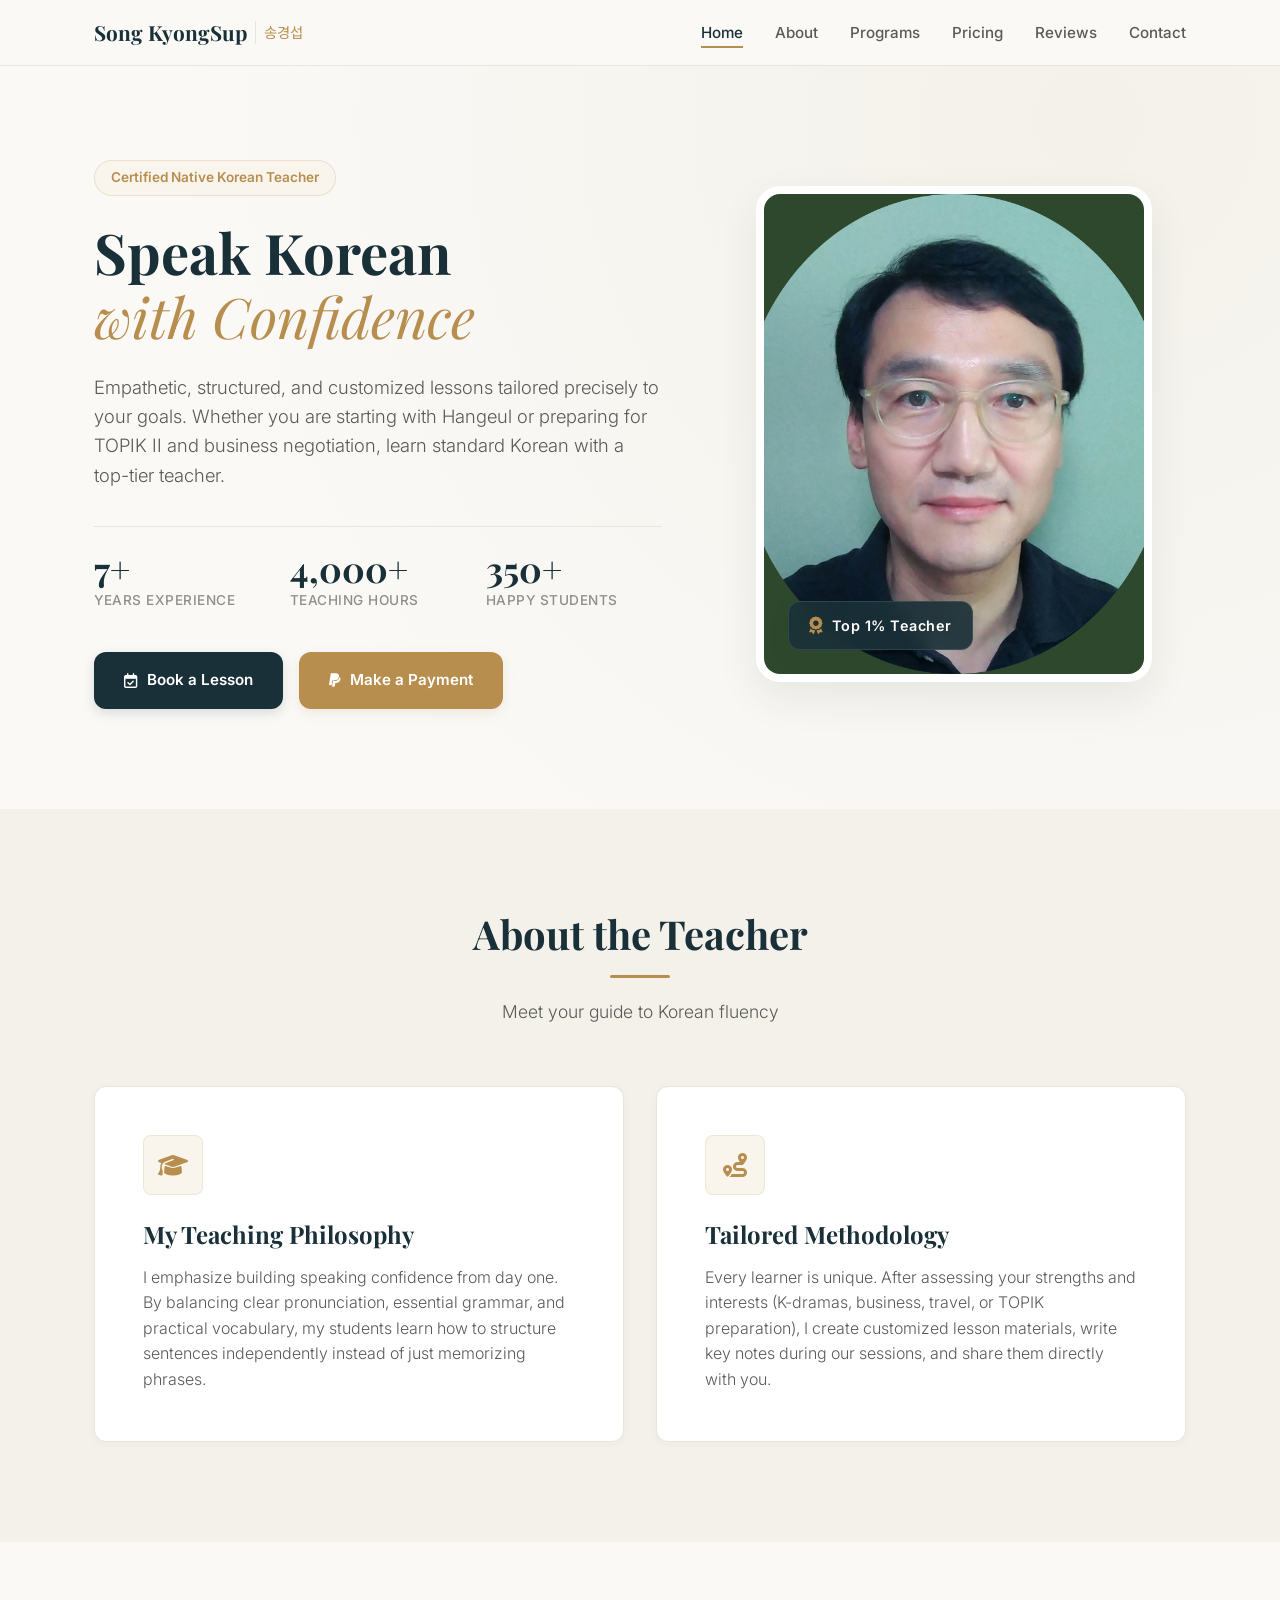
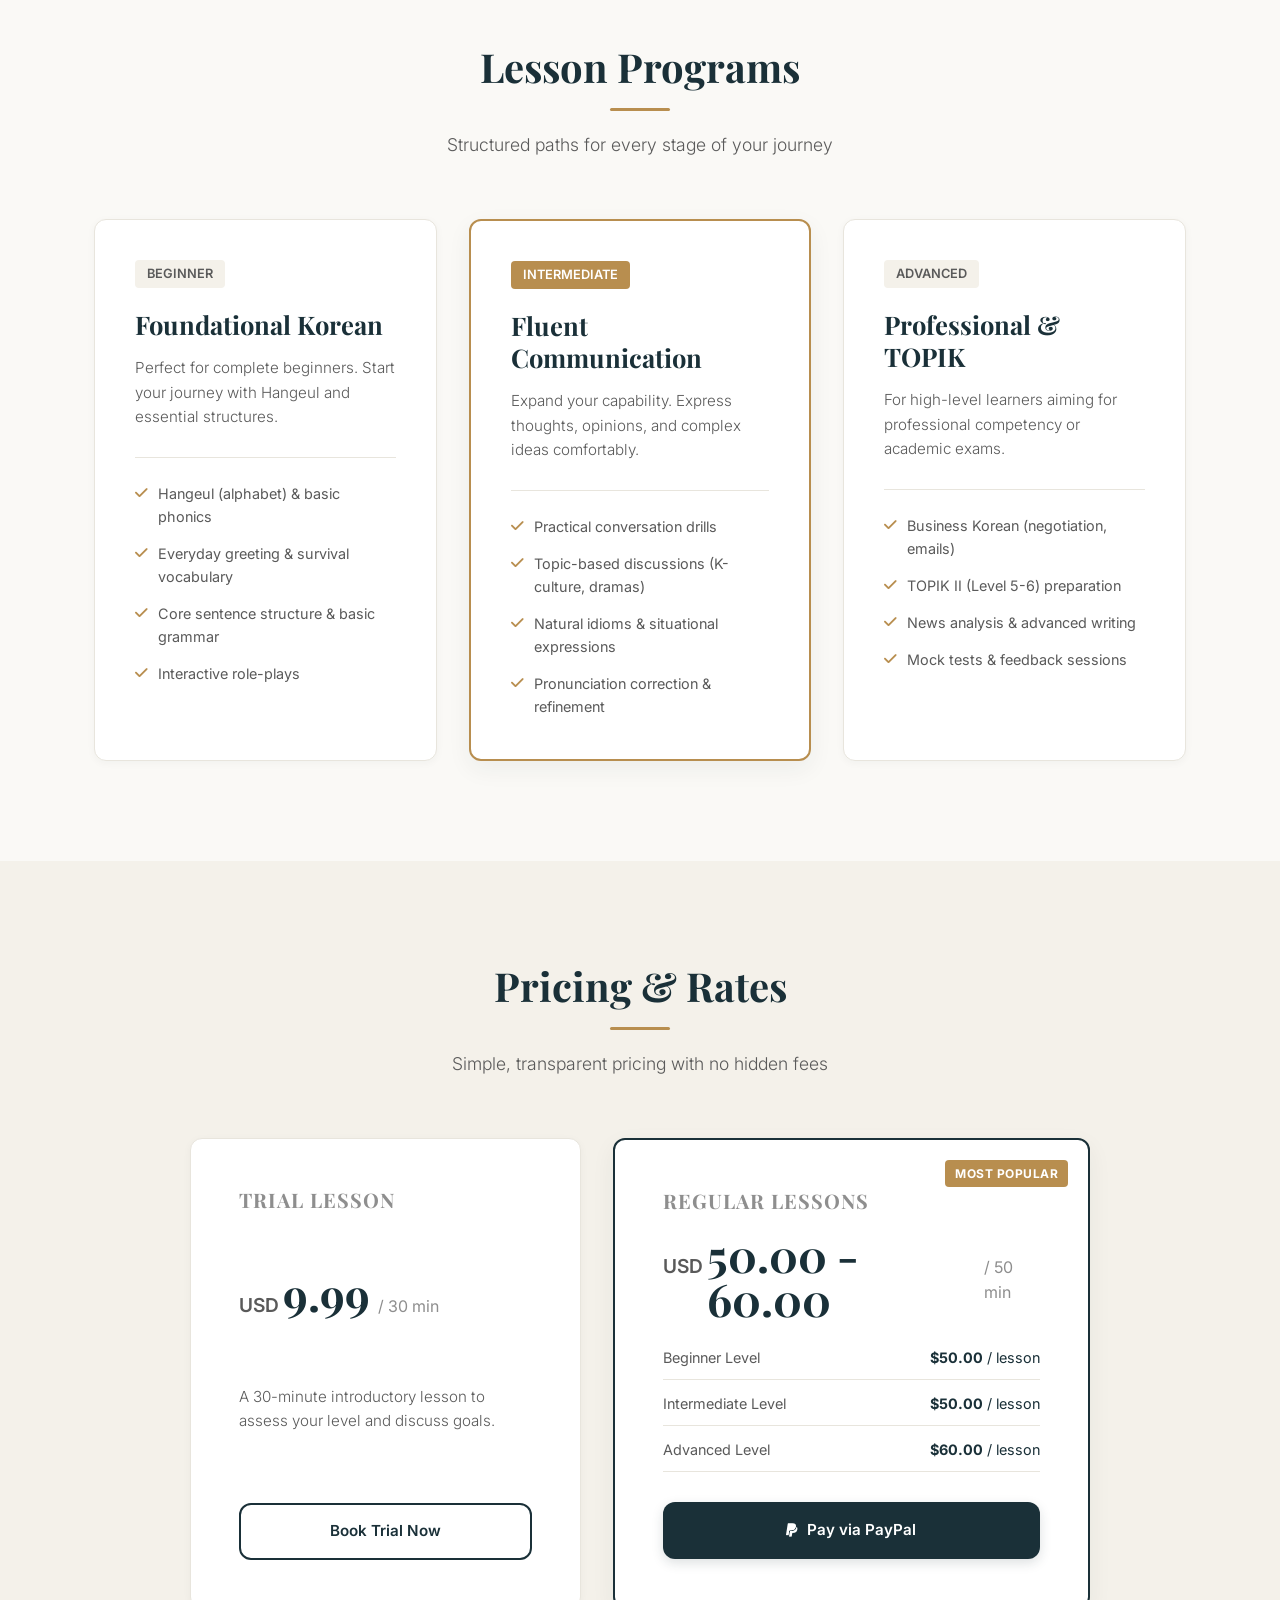
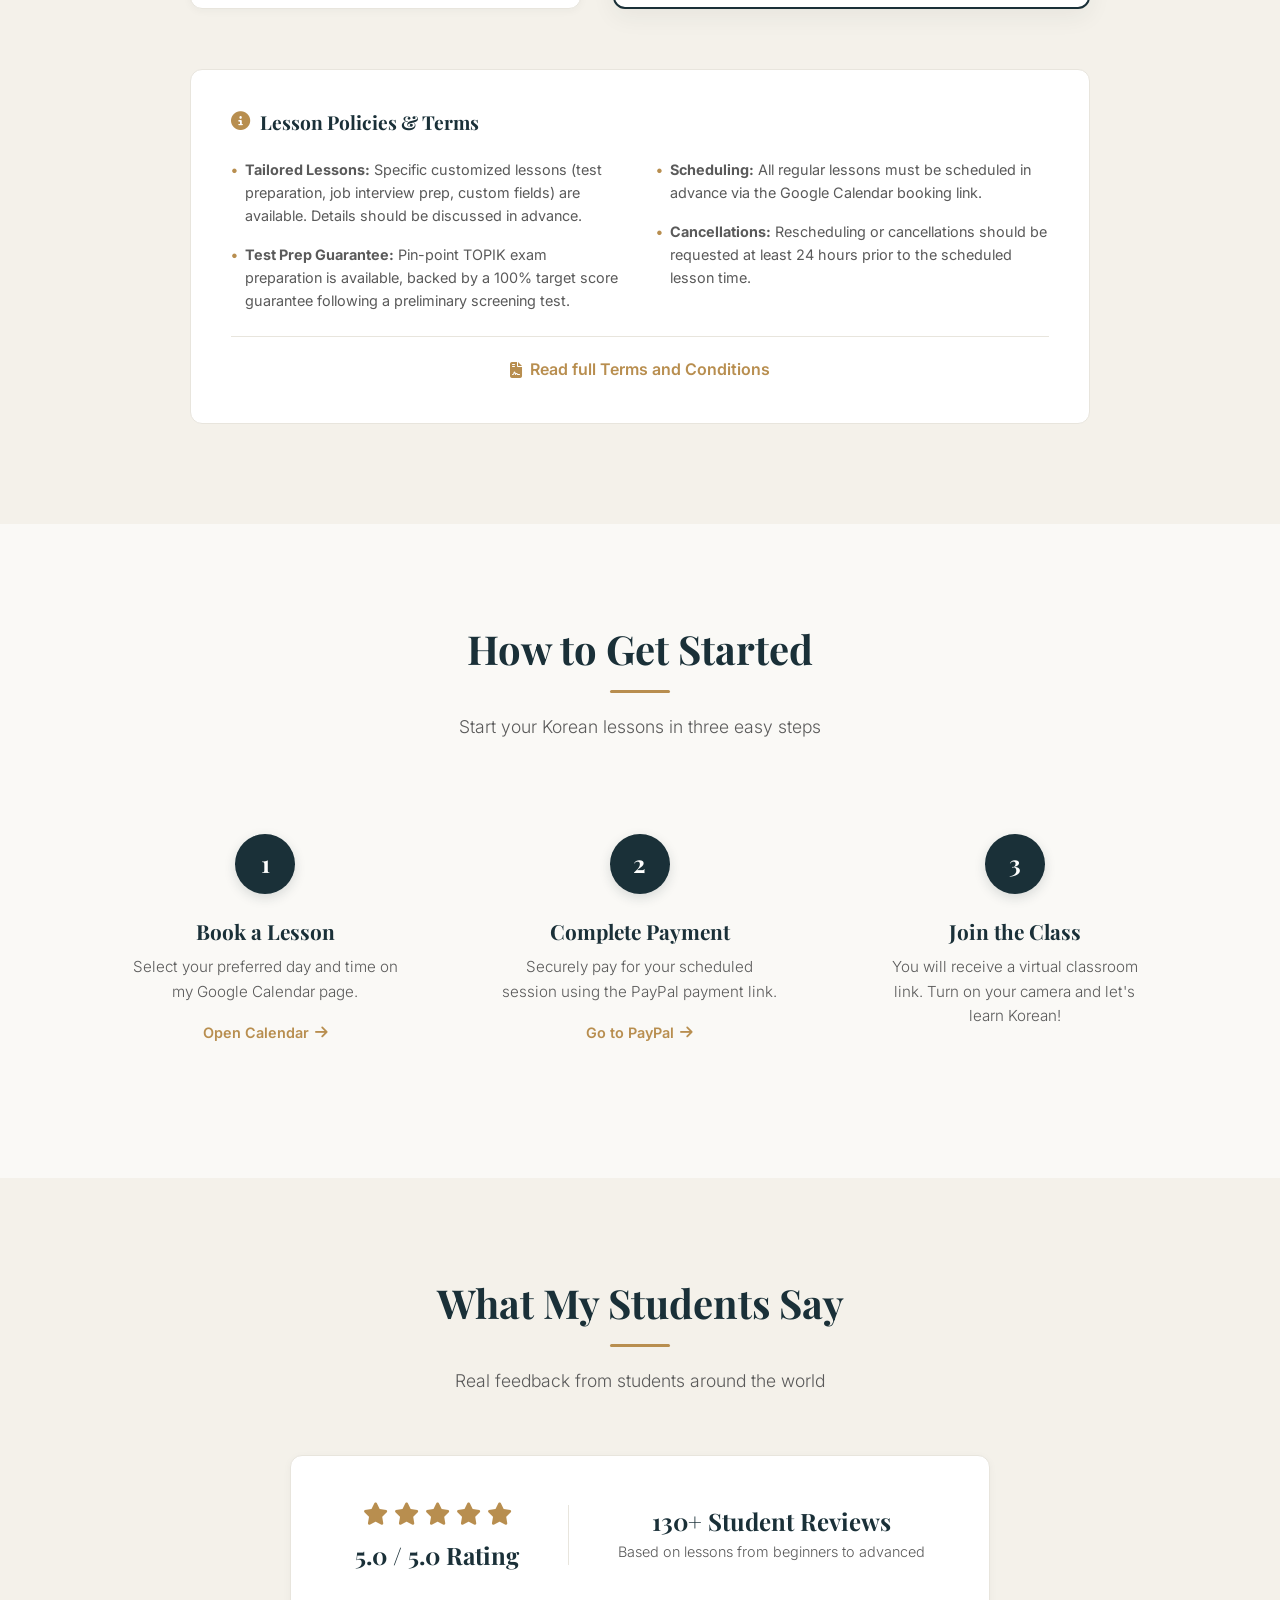
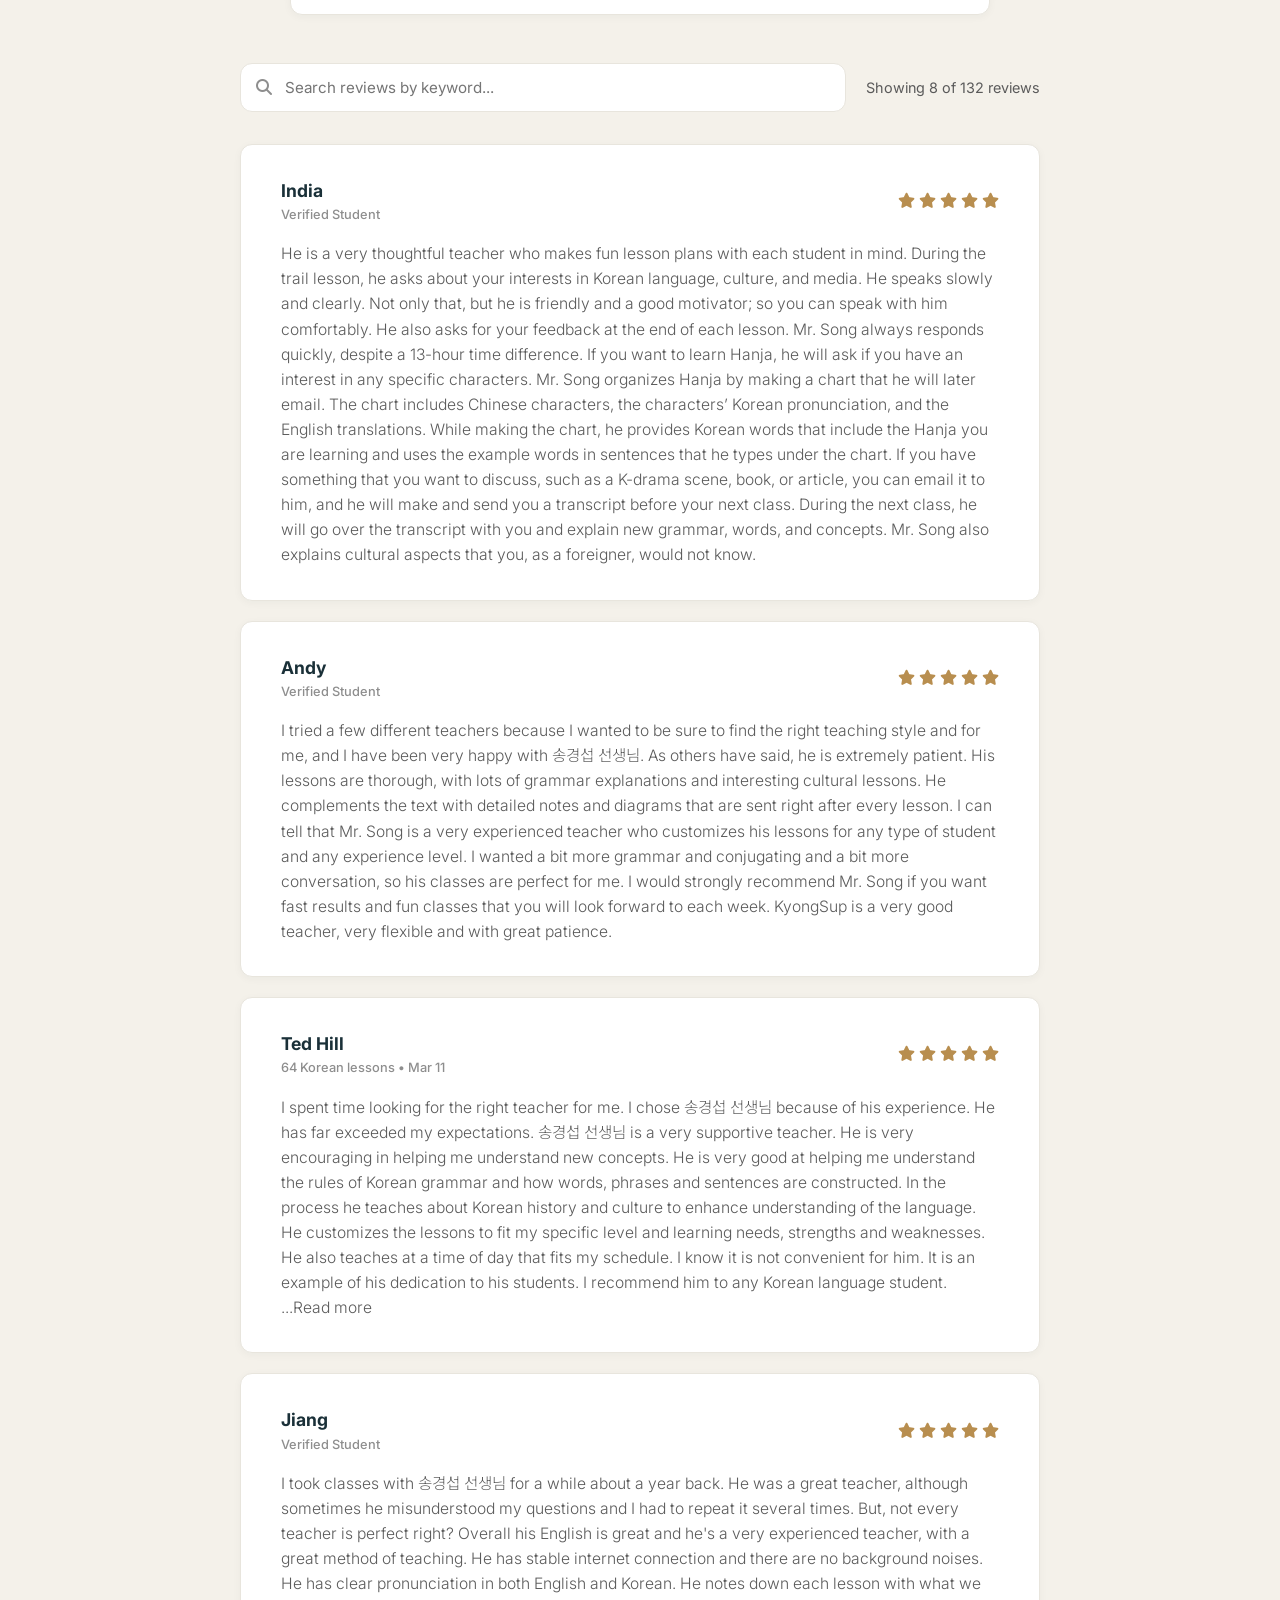
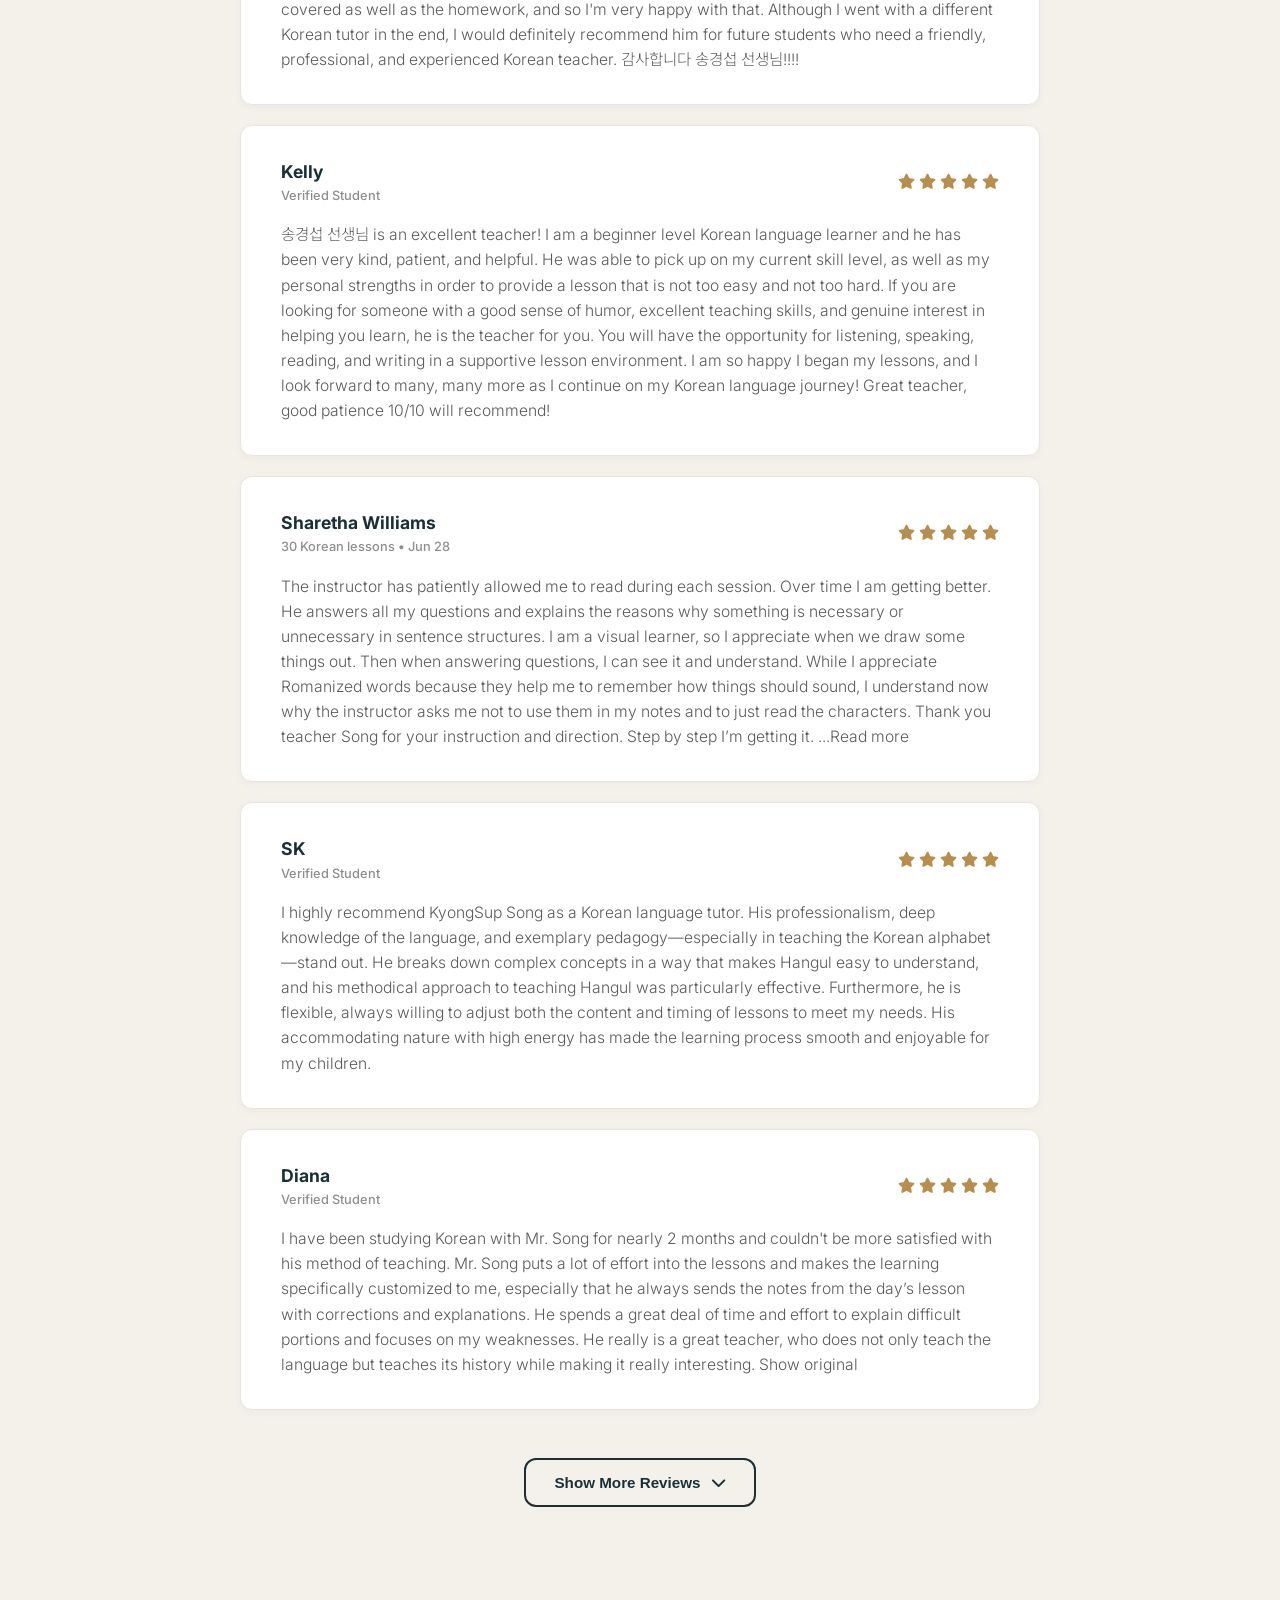
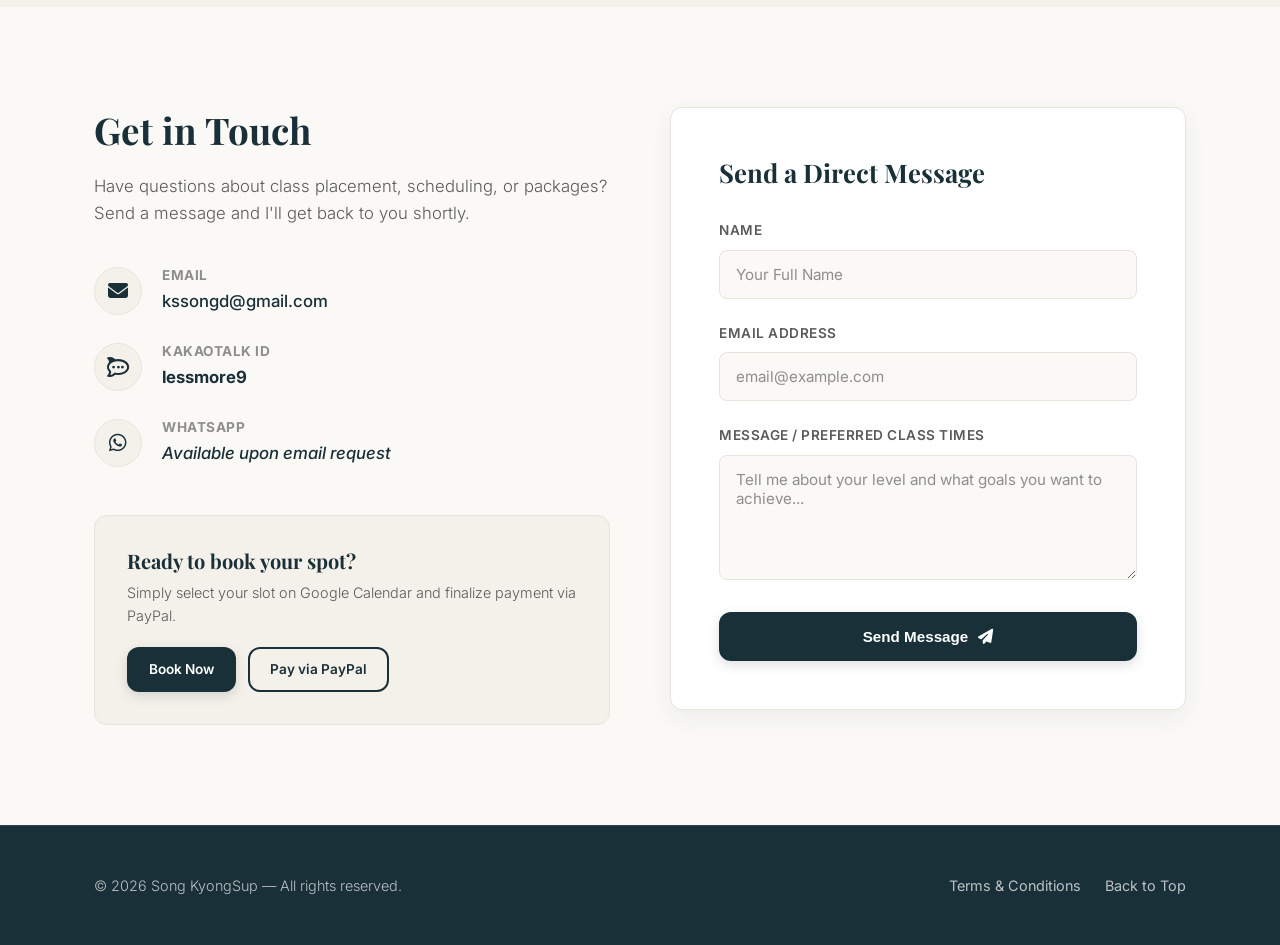
<file: index.html>
<!DOCTYPE html>
<html lang="en">
<head>
    <meta charset="utf-8"/>
    <meta content="width=device-width, initial-scale=1.0" name="viewport"/>
    <link rel="icon" href="/favicon.ico">
    <title>Song KyongSup — Professional Korean Teacher</title>
    <meta content="Certified Korean teacher with 7+ years of experience. Tailored lessons for conversation, grammar, TOPIK prep, and business Korean. 4,000+ teaching hours, 350+ students." name="description"/>
    
    <!-- Open Graph -->
    <meta content="Song KyongSup — Professional Korean Teacher" property="og:title"/>
    <meta content="Personalized Korean lessons for all levels. Book your custom lesson and start speaking confidently." property="og:description"/>
    <meta content="https://songkyongsup.com/" property="og:url"/>
    <meta content="website" property="og:type"/>

    <!-- Google Fonts -->
    <link rel="preconnect" href="https://fonts.googleapis.com">
    <link rel="preconnect" href="https://fonts.gstatic.com" crossorigin>
    <link href="https://fonts.googleapis.com/css2?family=Inter:wght@300;400;500;600;700&family=Playfair+Display:ital,wght@0,400;0,600;0,700;1,400&family=Noto+Sans+KR:wght@300;400;500;700&family=Noto+Serif+KR:wght@400;600;700&display=swap" rel="stylesheet">
    
    <!-- FontAwesome for Icons -->
    <link rel="stylesheet" href="https://cdnjs.cloudflare.com/ajax/libs/font-awesome/6.4.0/css/all.min.css">
    
    <!-- Custom CSS -->
    <link rel="stylesheet" href="style.css"/>
    
    <!-- Google tag (gtag.js) -->
<script async src="https://www.googletagmanager.com/gtag/js?id=G-DDXZLTEJ9G"></script>
<script>
  window.dataLayer = window.dataLayer || [];
  function gtag(){dataLayer.push(arguments);}
  gtag('js', new Date());

  gtag('config', 'G-DDXZLTEJ9G');
</script>
   
</head>
<body>
    <!-- Navigation Bar -->
    <nav class="navbar" id="navbar">
        <div class="nav-container">
            <a href="#home" class="logo">Song KyongSup <span class="korean-logo">송경섭</span></a>
            <button class="mobile-nav-toggle" aria-label="Toggle menu" id="mobile-toggle">
                <i class="fa-solid fa-bars"></i>
            </button>
            <ul class="nav-menu" id="nav-menu">
                <li><a href="#home">Home</a></li>
                <li><a href="#about">About</a></li>
                <li><a href="#lessons">Programs</a></li>
                <li><a href="#pricing">Pricing</a></li>
                <li><a href="#reviews">Reviews</a></li>
                <li><a href="#contact">Contact</a></li>
            </ul>
        </div>
    </nav>

    <!-- Hero Section -->
    <header class="hero-section" id="home">
        <div class="hero-container">
            <div class="hero-content">
                <span class="hero-badge">Certified Native Korean Teacher</span>
                <h1>Speak Korean <br><span class="highlight">with Confidence</span></h1>
                <p class="hero-description">
                    Empathetic, structured, and customized lessons tailored precisely to your goals. 
                    Whether you are starting with Hangeul or preparing for TOPIK II and business negotiation, 
                    learn standard Korean with a top-tier teacher.
                </p>
                <div class="stats-grid">
                    <div class="stat-item">
                        <span class="stat-number">7+</span>
                        <span class="stat-label">Years Experience</span>
                    </div>
                    <div class="stat-item">
                        <span class="stat-number">4,000+</span>
                        <span class="stat-label">Teaching Hours</span>
                    </div>
                    <div class="stat-item">
                        <span class="stat-number">350+</span>
                        <span class="stat-label">Happy Students</span>
                    </div>
                </div>
                <div class="hero-cta">
                    <a href="https://calendar.app.google/1kmciMjAxZ5muo498" target="_blank" class="btn btn-primary" rel="noopener">
                        <i class="fa-regular fa-calendar-check"></i> Book a Lesson
                    </a>
                    <a href="https://www.paypal.com/ncp/payment/NER8X7Y2AP8KU" target="_blank" class="btn btn-secondary" rel="noopener">
                        <i class="fa-brands fa-paypal"></i> Make a Payment
                    </a>
                </div>
            </div>
            <div class="hero-image-wrapper">
                <div class="image-card">
                    <img src="profile.jpg" alt="Song KyongSup — Korean Teacher" onerror="this.src='https://images.unsplash.com/photo-1544005313-94ddf0286df2?q=80&w=600&auto=format&fit=crop';">
                    <div class="image-badge">
                        <i class="fa-solid fa-award"></i>
                        <span>Top 1% Teacher</span>
                    </div>
                </div>
            </div>
        </div>
    </header>

    <!-- About Me Section -->
    <section class="section about-section" id="about">
        <div class="container">
            <div class="section-header">
                <h2>About the Teacher</h2>
                <div class="accent-line"></div>
                <p class="section-subtitle">Meet your guide to Korean fluency</p>
            </div>
            <div class="about-grid">
                <div class="about-card">
                    <div class="card-icon"><i class="fa-solid fa-graduation-cap"></i></div>
                    <h3>My Teaching Philosophy</h3>
                    <p>I emphasize building speaking confidence from day one. By balancing clear pronunciation, essential grammar, and practical vocabulary, my students learn how to structure sentences independently instead of just memorizing phrases.</p>
                </div>
                <div class="about-card">
                    <div class="card-icon"><i class="fa-solid fa-route"></i></div>
                    <h3>Tailored Methodology</h3>
                    <p>Every learner is unique. After assessing your strengths and interests (K-dramas, business, travel, or TOPIK preparation), I create customized lesson materials, write key notes during our sessions, and share them directly with you.</p>
                </div>
            </div>
        </div>
    </section>

    <!-- Lesson Programs Section -->
    <section class="section lessons-section" id="lessons">
        <div class="container">
            <div class="section-header">
                <h2>Lesson Programs</h2>
                <div class="accent-line"></div>
                <p class="section-subtitle">Structured paths for every stage of your journey</p>
            </div>
            <div class="programs-grid">
                <div class="program-card">
                    <div class="program-badge">Beginner</div>
                    <h3>Foundational Korean</h3>
                    <p class="program-desc">Perfect for complete beginners. Start your journey with Hangeul and essential structures.</p>
                    <ul class="program-features">
                        <li><i class="fa-solid fa-check"></i> Hangeul (alphabet) & basic phonics</li>
                        <li><i class="fa-solid fa-check"></i> Everyday greeting & survival vocabulary</li>
                        <li><i class="fa-solid fa-check"></i> Core sentence structure & basic grammar</li>
                        <li><i class="fa-solid fa-check"></i> Interactive role-plays</li>
                    </ul>
                </div>
                <div class="program-card featured">
                    <div class="program-badge">Intermediate</div>
                    <h3>Fluent Communication</h3>
                    <p class="program-desc">Expand your capability. Express thoughts, opinions, and complex ideas comfortably.</p>
                    <ul class="program-features">
                        <li><i class="fa-solid fa-check"></i> Practical conversation drills</li>
                        <li><i class="fa-solid fa-check"></i> Topic-based discussions (K-culture, dramas)</li>
                        <li><i class="fa-solid fa-check"></i> Natural idioms & situational expressions</li>
                        <li><i class="fa-solid fa-check"></i> Pronunciation correction & refinement</li>
                    </ul>
                </div>
                <div class="program-card">
                    <div class="program-badge">Advanced</div>
                    <h3>Professional & TOPIK</h3>
                    <p class="program-desc">For high-level learners aiming for professional competency or academic exams.</p>
                    <ul class="program-features">
                        <li><i class="fa-solid fa-check"></i> Business Korean (negotiation, emails)</li>
                        <li><i class="fa-solid fa-check"></i> TOPIK II (Level 5-6) preparation</li>
                        <li><i class="fa-solid fa-check"></i> News analysis & advanced writing</li>
                        <li><i class="fa-solid fa-check"></i> Mock tests & feedback sessions</li>
                    </ul>
                </div>
            </div>
        </div>
    </section>

    <!-- Pricing Section -->
    <section class="section pricing-section" id="pricing">
        <div class="container">
            <div class="section-header">
                <h2>Pricing & Rates</h2>
                <div class="accent-line"></div>
                <p class="section-subtitle">Simple, transparent pricing with no hidden fees</p>
            </div>
            
            <div class="pricing-cards-container">
                <!-- Trial Card -->
                <div class="pricing-card trial-card">
                    <h4>Trial Lesson</h4>
                    <div class="price-wrapper">
                        <span class="currency">USD</span>
                        <span class="amount">9.99</span>
                        <span class="period">/ 30 min</span>
                    </div>
                    <p class="pricing-desc">A 30-minute introductory lesson to assess your level and discuss goals.</p>
                    <a href="https://calendar.app.google/1kmciMjAxZ5muo498" target="_blank" class="btn btn-outline" rel="noopener">Book Trial Now</a>
                </div>

                <!-- Regular Card -->
                <div class="pricing-card main-pricing-card">
                    <div class="popular-tag">Most Popular</div>
                    <h4>Regular Lessons</h4>
                    <div class="price-wrapper">
                        <span class="currency">USD</span>
                        <span class="amount">50.00 - 60.00</span>
                        <span class="period">/ 50 min</span>
                    </div>
                    <div class="pricing-table-mini">
                        <div class="pricing-row">
                            <span>Beginner Level</span>
                            <span class="row-price"><strong>$50.00</strong> / lesson</span>
                        </div>
                        <div class="pricing-row">
                            <span>Intermediate Level</span>
                            <span class="row-price"><strong>$50.00</strong> / lesson</span>
                        </div>
                        <div class="pricing-row">
                            <span>Advanced Level</span>
                            <span class="row-price"><strong>$60.00</strong> / lesson</span>
                        </div>
                    </div>
                    <a href="https://www.paypal.com/ncp/payment/NER8X7Y2AP8KU" target="_blank" class="btn btn-primary" rel="noopener">
                        <i class="fa-brands fa-paypal"></i> Pay via PayPal
                    </a>
                </div>
            </div>

            <!-- Pricing Notes -->
            <div class="pricing-notes">
                <h3><i class="fa-solid fa-circle-info"></i> Lesson Policies & Terms</h3>
                <div class="notes-grid">
                    <ul>
                        <li><strong>Tailored Lessons:</strong> Specific customized lessons (test preparation, job interview prep, custom fields) are available. Details should be discussed in advance.</li>
                        <li><strong>Test Prep Guarantee:</strong> Pin-point TOPIK exam preparation is available, backed by a 100% target score guarantee following a preliminary screening test.</li>
                    </ul>
                    <ul>
                        <li><strong>Scheduling:</strong> All regular lessons must be scheduled in advance via the Google Calendar booking link.</li>
                        <li><strong>Cancellations:</strong> Rescheduling or cancellations should be requested at least 24 hours prior to the scheduled lesson time.</li>
                    </ul>
                </div>
                <div class="terms-link-wrapper">
                    <a href="terms%20and%20conditions.html" target="_blank" class="text-link"><i class="fa-solid fa-file-contract"></i> Read full Terms and Conditions</a>
                </div>
            </div>
        </div>
    </section>

    <!-- How It Works (Process) Section -->
    <section class="section process-section">
        <div class="container">
            <div class="section-header">
                <h2>How to Get Started</h2>
                <div class="accent-line"></div>
                <p class="section-subtitle">Start your Korean lessons in three easy steps</p>
            </div>
            <div class="process-grid">
                <div class="process-step">
                    <div class="step-number">1</div>
                    <h3>Book a Lesson</h3>
                    <p>Select your preferred day and time on my Google Calendar page.</p>
                    <a href="https://calendar.app.google/1kmciMjAxZ5muo498" target="_blank" class="step-link" rel="noopener">Open Calendar <i class="fa-solid fa-arrow-right"></i></a>
                </div>
                <div class="process-step">
                    <div class="step-number">2</div>
                    <h3>Complete Payment</h3>
                    <p>Securely pay for your scheduled session using the PayPal payment link.</p>
                    <a href="https://www.paypal.com/ncp/payment/NER8X7Y2AP8KU" target="_blank" class="step-link" rel="noopener">Go to PayPal <i class="fa-solid fa-arrow-right"></i></a>
                </div>
                <div class="process-step">
                    <div class="step-number">3</div>
                    <h3>Join the Class</h3>
                    <p>You will receive a virtual classroom link. Turn on your camera and let's learn Korean!</p>
                </div>
            </div>
        </div>
    </section>

    <!-- Student Reviews Section -->
    <section class="section reviews-section" id="reviews">
        <div class="container">
            <div class="section-header">
                <h2>What My Students Say</h2>
                <div class="accent-line"></div>
                <p class="section-subtitle">Real feedback from students around the world</p>
            </div>

            <!-- Reviews Summary Stats -->
            <div class="reviews-summary-card">
                <div class="summary-stat">
                    <span class="stars-display">
                        <i class="fa-solid fa-star"></i>
                        <i class="fa-solid fa-star"></i>
                        <i class="fa-solid fa-star"></i>
                        <i class="fa-solid fa-star"></i>
                        <i class="fa-solid fa-star"></i>
                    </span>
                    <h3>5.0 / 5.0 Rating</h3>
                </div>
                <div class="divider"></div>
                <div class="summary-stat">
                    <h3>130+ Student Reviews</h3>
                    <p>Based on lessons from beginners to advanced</p>
                </div>
            </div>

            <!-- Reviews Filter / Search -->
            <div class="reviews-filter-bar">
                <div class="search-wrapper">
                    <i class="fa-solid fa-magnifying-glass"></i>
                    <input type="text" id="review-search" placeholder="Search reviews by keyword...">
                </div>
                <div class="filter-count">
                    Showing <span id="displayed-count">0</span> of <span id="total-count">0</span> reviews
                </div>
            </div>

            <!-- Dynamic Reviews List -->
            <div class="reviews-container" id="reviews-list">
                <!-- Javascript will inject sorted reviews here -->
                <div class="loading-reviews">
                    <i class="fa-solid fa-circle-notch fa-spin"></i> Loading student reviews...
                </div>
            </div>

            <!-- Load More Button -->
            <div class="load-more-wrapper">
                <button id="btn-load-more" class="btn btn-outline">Show More Reviews <i class="fa-solid fa-chevron-down"></i></button>
            </div>
        </div>
    </section>

    <!-- Contact & Direct Booking Section -->
    <section class="section contact-section" id="contact">
        <div class="container">
            <div class="contact-grid">
                <!-- Contact Info -->
                <div class="contact-info">
                    <h2>Get in Touch</h2>
                    <p class="contact-intro">Have questions about class placement, scheduling, or packages? Send a message and I'll get back to you shortly.</p>
                    
                    <div class="contact-details">
                        <div class="contact-item">
                            <div class="contact-icon"><i class="fa-solid fa-envelope"></i></div>
                            <div>
                                <h4>Email</h4>
                                <p><a href="mailto:kssongd@gmail.com">kssongd@gmail.com</a></p>
                            </div>
                        </div>
                        <div class="contact-item">
                            <div class="contact-icon"><i class="fa-brands fa-rocketchat"></i></div>
                            <div>
                                <h4>KakaoTalk ID</h4>
                                <p><strong>lessmore9</strong></p>
                            </div>
                        </div>
                        <div class="contact-item">
                            <div class="contact-icon"><i class="fa-brands fa-whatsapp"></i></div>
                            <div>
                                <h4>WhatsApp</h4>
                                <p><em>Available upon email request</em></p>
                            </div>
                        </div>
                    </div>

                    <div class="booking-reminder">
                        <h3>Ready to book your spot?</h3>
                        <p>Simply select your slot on Google Calendar and finalize payment via PayPal.</p>
                        <div class="reminder-buttons">
                            <a href="https://calendar.app.google/1kmciMjAxZ5muo498" target="_blank" class="btn btn-primary" rel="noopener">Book Now</a>
                            <a href="https://www.paypal.com/ncp/payment/NER8X7Y2AP8KU" target="_blank" class="btn btn-outline" rel="noopener">Pay via PayPal</a>
                        </div>
                    </div>
                </div>

                <!-- Contact Form -->
                <div class="contact-form-container">
                    <h3>Send a Direct Message</h3>
                    <!-- Formspree or simple submission handler can be connected -->
                    <form id="contactForm" name="contact" method="POST" data-netlify="true" action="/">
                        <div class="form-group">
                            <label for="form-name">Name</label>
                            <input type="text" id="form-name" name="name" placeholder="Your Full Name" required>
                        </div>
                        <div class="form-group">
                            <label for="form-email">Email Address</label>
                            <input type="email" id="form-email" name="email" placeholder="email@example.com" required>
                        </div>
                        <div class="form-group">
                            <label for="form-message">Message / Preferred Class Times</label>
                            <textarea id="form-message" name="message" rows="5" placeholder="Tell me about your level and what goals you want to achieve..." required></textarea>
                        </div>
                        <button type="submit" class="btn btn-primary btn-block">Send Message <i class="fa-solid fa-paper-plane"></i></button>
                    </form>
                </div>
            </div>
        </div>
    </section>

    <!-- Footer -->
    <footer class="footer">
        <div class="container footer-container">
            <p class="copyright">&copy; 2026 Song KyongSup — All rights reserved.</p>
            <ul class="footer-links">
                <li><a href="terms%20and%20conditions.html" target="_blank">Terms & Conditions</a></li>
                <li><a href="#home">Back to Top</a></li>
            </ul>
        </div>
    </footer>

    <!-- Custom Script -->
    <script src="script.js"></script>
</body>
</html>
</file>
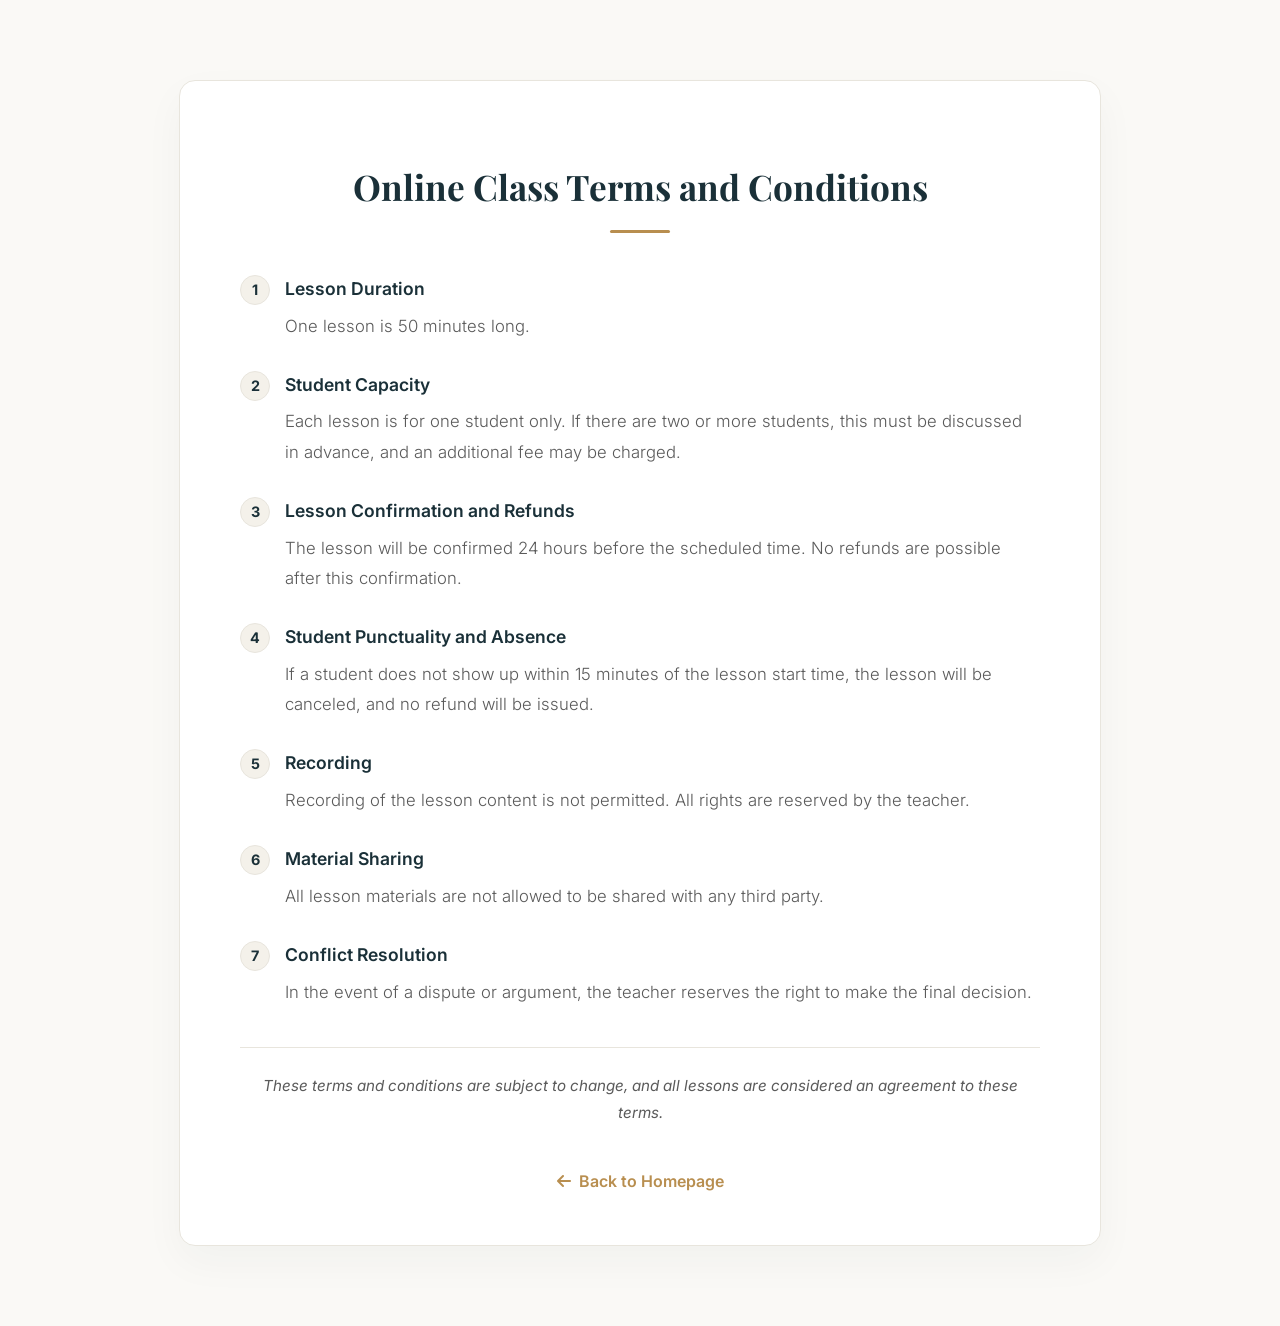
<file: terms and conditions.html>
<!DOCTYPE html>
<html lang="en">
<head>
    <meta charset="UTF-8">
    <meta name="viewport" content="width=device-width, initial-scale=1.0">
    <title>Online Class Terms and Conditions — Song KyongSup</title>
    <!-- Google Fonts -->
    <link rel="preconnect" href="https://fonts.googleapis.com">
    <link rel="preconnect" href="https://fonts.gstatic.com" crossorigin>
    <link href="https://fonts.googleapis.com/css2?family=Inter:wght@300;400;500;600;700&family=Playfair+Display:ital,wght@0,400;0,600;0,700;1,400&family=Noto+Sans+KR:wght@300;400;500;700&display=swap" rel="stylesheet">
    
    <!-- FontAwesome for Icons -->
    <link rel="stylesheet" href="https://cdnjs.cloudflare.com/ajax/libs/font-awesome/6.4.0/css/all.min.css">
    
    <style>
        :root {
            --bg-primary: #FAF9F6;
            --bg-secondary: #F4F1EA;
            --bg-card: #FFFFFF;
            --text-primary: #2C2C2C;
            --text-secondary: #5A5A5A;
            --primary: #1A3038;
            --accent: #B88E4F;
            --border-color: #E8E5DD;
            --transition: all 0.3s cubic-bezier(0.25, 0.8, 0.25, 1);
        }

        body {
            font-family: 'Inter', 'Noto Sans KR', sans-serif;
            background-color: var(--bg-primary);
            color: var(--text-primary);
            line-height: 1.8;
            margin: 0;
            padding: 40px 20px;
        }

        .document-container {
            width: 100%;
            max-width: 800px;
            margin: 40px auto;
            padding: 50px 60px;
            background-color: var(--bg-card);
            border: 1px solid var(--border-color);
            border-radius: 16px;
            box-shadow: 0 16px 40px rgba(26, 48, 56, 0.04);
        }

        h1 {
            font-family: 'Playfair Display', serif;
            font-size: 2.2rem;
            color: var(--primary);
            margin-bottom: 12px;
            text-align: center;
        }

        .accent-line {
            width: 60px;
            height: 3px;
            background-color: var(--accent);
            margin: 0 auto 40px auto;
            border-radius: 2px;
        }

        ol {
            padding-left: 0;
            list-style: none;
            counter-reset: item;
        }

        li {
            margin-bottom: 28px;
            font-size: 1.05rem;
            position: relative;
            padding-left: 45px;
            color: var(--text-secondary);
            font-weight: 300;
        }

        li::before {
            content: counter(item);
            counter-increment: item;
            position: absolute;
            left: 0;
            top: 2px;
            width: 28px;
            height: 28px;
            border-radius: 50%;
            background-color: var(--bg-secondary);
            color: var(--primary);
            font-weight: 700;
            font-size: 0.9rem;
            display: flex;
            align-items: center;
            justify-content: center;
            border: 1px solid var(--border-color);
        }

        strong {
            color: var(--primary);
            font-weight: 600;
            display: block;
            font-size: 1.1rem;
            margin-bottom: 6px;
        }

        .note {
            font-style: italic;
            color: var(--text-secondary);
            margin-top: 40px;
            text-align: center;
            border-top: 1px solid var(--border-color);
            padding-top: 24px;
            font-size: 0.95rem;
        }

        .back-link {
            display: flex;
            align-items: center;
            justify-content: center;
            gap: 8px;
            margin-top: 40px;
            color: var(--accent);
            font-weight: 600;
            text-decoration: none;
            transition: var(--transition);
        }

        .back-link:hover {
            color: var(--primary);
        }

        @media (max-width: 600px) {
            body {
                padding: 20px 10px;
            }
            .document-container {
                padding: 30px 24px;
                margin: 20px auto;
            }
            h1 {
                font-size: 1.7rem;
            }
            li {
                padding-left: 36px;
                font-size: 0.95rem;
            }
            li::before {
                width: 24px;
                height: 24px;
                font-size: 0.8rem;
            }
            strong {
                font-size: 1rem;
            }
        }
    </style>
</head>
<body>

<div class="document-container">
    <h1>Online Class Terms and Conditions</h1>
    <div class="accent-line"></div>
    <ol>
        <li>
            <strong>Lesson Duration</strong>
            One lesson is 50 minutes long.
        </li>
        <li>
            <strong>Student Capacity</strong>
            Each lesson is for one student only. If there are two or more students, this must be discussed in advance, and an additional fee may be charged.
        </li>
        <li>
            <strong>Lesson Confirmation and Refunds</strong>
            The lesson will be confirmed 24 hours before the scheduled time. No refunds are possible after this confirmation.
        </li>
        <li>
            <strong>Student Punctuality and Absence</strong>
            If a student does not show up within 15 minutes of the lesson start time, the lesson will be canceled, and no refund will be issued.
        </li>
        <li>
            <strong>Recording</strong>
            Recording of the lesson content is not permitted. All rights are reserved by the teacher.
        </li>
        <li>
            <strong>Material Sharing</strong>
            All lesson materials are not allowed to be shared with any third party.
        </li>
        <li>
            <strong>Conflict Resolution</strong>
            In the event of a dispute or argument, the teacher reserves the right to make the final decision.
        </li>
    </ol>
    <p class="note">These terms and conditions are subject to change, and all lessons are considered an agreement to these terms.</p>
    
    <a href="index.html" class="back-link"><i class="fa-solid fa-arrow-left"></i> Back to Homepage</a>
</div>

</body>
</html>
</file>
<file: style.css>
/* ==========================================
   Design System & Base Custom Variables
   ========================================== */
:root {
    /* Color Palette - Warm Sophisticated Theme */
    --bg-primary: #FAF9F6;      /* Off-white Warm Alabaster */
    --bg-secondary: #F4F1EA;    /* Soft Warm Sand */
    --bg-card: #FFFFFF;         /* Pure White for Card Elevation */
    --text-primary: #2C2C2C;    /* Deep Soft Charcoal */
    --text-secondary: #5A5A5A;  /* Muted Granite Grey */
    --text-light: #8E8E8E;      /* Light Slate Grey */
    --primary: #1A3038;         /* Deep Spruce Navy - Professional & Trusted */
    --primary-light: #2A4854;   /* Lighter Spruce Navy */
    --accent: #B88E4F;          /* Muted Gold/Amber - Elegant Accent */
    --accent-light: #D4AF7A;    /* Soft Muted Gold */
    --accent-bg: #F9F5EC;       /* Very Light Gold Tint */
    --border-color: #E8E5DD;    /* Warm Muted Border */
    --success: #4D7C0F;         /* Olive Green for highlights */
    
    /* Typography */
    --font-heading: 'Playfair Display', 'Noto Serif KR', serif;
    --font-body: 'Inter', 'Noto Sans KR', sans-serif;
    
    /* Layout & Shadows */
    --max-width: 1140px;
    --border-radius: 12px;
    --border-radius-sm: 8px;
    --shadow-sm: 0 2px 8px rgba(26, 48, 56, 0.04);
    --shadow-md: 0 8px 24px rgba(26, 48, 56, 0.06);
    --shadow-lg: 0 16px 40px rgba(26, 48, 56, 0.08);
    --transition: all 0.3s cubic-bezier(0.25, 0.8, 0.25, 1);
}

/* ==========================================
   Reset & Base Styles
   ========================================== */
* {
    box-sizing: border-box;
    margin: 0;
    padding: 0;
}

html {
    scroll-behavior: smooth;
    font-size: 16px;
    -webkit-font-smoothing: antialiased;
}

body {
    font-family: var(--font-body);
    background-color: var(--bg-primary);
    color: var(--text-primary);
    line-height: 1.6;
}

h1, h2, h3, h4 {
    font-family: var(--font-heading);
    font-weight: 700;
    color: var(--primary);
    line-height: 1.25;
}

p {
    margin-bottom: 1.2rem;
    color: var(--text-secondary);
    font-weight: 300;
}

ul {
    list-style: none;
}

a {
    text-decoration: none;
    color: inherit;
    transition: var(--transition);
}

img {
    max-width: 100%;
    height: auto;
    display: block;
}

/* ==========================================
   Reusable UI Components
   ========================================== */
.container {
    max-width: var(--max-width);
    margin: 0 auto;
    padding: 0 24px;
}

.section {
    padding: 100px 0;
}

.section-header {
    text-align: center;
    max-width: 600px;
    margin: 0 auto 60px auto;
}

.section-header h2 {
    font-size: 2.5rem;
    margin-bottom: 16px;
    position: relative;
    display: inline-block;
}

.accent-line {
    width: 60px;
    height: 3px;
    background-color: var(--accent);
    margin: 0 auto 20px auto;
    border-radius: 2px;
}

.section-subtitle {
    font-size: 1.1rem;
    color: var(--text-secondary);
}

/* Buttons */
.btn {
    display: inline-flex;
    align-items: center;
    justify-content: center;
    gap: 10px;
    padding: 14px 28px;
    border-radius: var(--border-radius);
    font-weight: 600;
    font-size: 0.95rem;
    cursor: pointer;
    transition: var(--transition);
    border: 2px solid transparent;
}

.btn-primary {
    background-color: var(--primary);
    color: #FFFFFF;
    box-shadow: 0 4px 12px rgba(26, 48, 56, 0.15);
}

.btn-primary:hover {
    background-color: var(--primary-light);
    transform: translateY(-2px);
    box-shadow: 0 6px 20px rgba(26, 48, 56, 0.2);
}

.btn-secondary {
    background-color: var(--accent);
    color: #FFFFFF;
    box-shadow: 0 4px 12px rgba(184, 142, 79, 0.15);
}

.btn-secondary:hover {
    background-color: var(--accent-light);
    transform: translateY(-2px);
    box-shadow: 0 6px 20px rgba(184, 142, 79, 0.2);
}

.btn-outline {
    background-color: transparent;
    border-color: var(--primary);
    color: var(--primary);
}

.btn-outline:hover {
    background-color: var(--primary);
    color: #FFFFFF;
    transform: translateY(-2px);
}

.btn-block {
    display: flex;
    width: 100%;
}

.text-link {
    display: inline-flex;
    align-items: center;
    gap: 8px;
    color: var(--accent);
    font-weight: 600;
}

.text-link:hover {
    color: var(--primary);
}

/* ==========================================
   Navigation Bar
   ========================================== */
.navbar {
    position: fixed;
    top: 0;
    left: 0;
    width: 100%;
    z-index: 1000;
    background-color: rgba(250, 249, 246, 0.95);
    backdrop-filter: blur(10px);
    border-bottom: 1px solid var(--border-color);
    transition: var(--transition);
}

.navbar.scrolled {
    padding: 12px 0;
    box-shadow: var(--shadow-sm);
}

.nav-container {
    max-width: var(--max-width);
    margin: 0 auto;
    padding: 16px 24px;
    display: flex;
    justify-content: space-between;
    align-items: center;
}

.logo {
    font-family: var(--font-heading);
    font-size: 1.3rem;
    font-weight: 700;
    color: var(--primary);
    display: flex;
    align-items: center;
    gap: 8px;
}

.korean-logo {
    font-size: 0.9rem;
    font-family: var(--font-body);
    font-weight: 400;
    color: var(--accent);
    border-left: 1px solid var(--border-color);
    padding-left: 8px;
}

.nav-menu {
    display: flex;
    gap: 32px;
}

.nav-menu a {
    font-size: 0.95rem;
    font-weight: 500;
    color: var(--text-secondary);
    position: relative;
    padding: 6px 0;
}

.nav-menu a:hover,
.nav-menu a.active {
    color: var(--primary);
}

.nav-menu a::after {
    content: '';
    position: absolute;
    bottom: 0;
    left: 0;
    width: 0;
    height: 2px;
    background-color: var(--accent);
    transition: var(--transition);
}

.nav-menu a:hover::after,
.nav-menu a.active::after {
    width: 100%;
}

.mobile-nav-toggle {
    display: none;
    background: none;
    border: none;
    color: var(--primary);
    font-size: 1.5rem;
    cursor: pointer;
}

/* ==========================================
   Hero Section
   ========================================== */
.hero-section {
    padding: 160px 0 100px 0;
    background: radial-gradient(circle at 85% 15%, var(--bg-secondary) 0%, var(--bg-primary) 70%);
    overflow: hidden;
}

.hero-container {
    max-width: var(--max-width);
    margin: 0 auto;
    padding: 0 24px;
    display: grid;
    grid-template-columns: 1.1fr 0.9fr;
    gap: 60px;
    align-items: center;
}

.hero-content {
    max-width: 600px;
}

.hero-badge {
    display: inline-block;
    background-color: var(--accent-bg);
    color: var(--accent);
    padding: 6px 16px;
    border-radius: 30px;
    font-size: 0.85rem;
    font-weight: 600;
    margin-bottom: 24px;
    border: 1px solid rgba(184, 142, 79, 0.2);
}

.hero-section h1 {
    font-size: 3.5rem;
    margin-bottom: 24px;
    line-height: 1.15;
}

.hero-section .highlight {
    color: var(--accent);
    font-style: italic;
    font-family: var(--font-heading);
    font-weight: 400;
}

.hero-description {
    font-size: 1.15rem;
    margin-bottom: 36px;
    color: var(--text-secondary);
}

.stats-grid {
    display: grid;
    grid-template-columns: repeat(3, 1fr);
    gap: 20px;
    margin-bottom: 40px;
    border-top: 1px solid var(--border-color);
    padding-top: 24px;
}

.stat-item {
    display: flex;
    flex-direction: column;
}

.stat-number {
    font-family: var(--font-heading);
    font-size: 2.2rem;
    font-weight: 700;
    color: var(--primary);
    line-height: 1;
    margin-bottom: 4px;
}

.stat-label {
    font-size: 0.85rem;
    color: var(--text-light);
    font-weight: 500;
    text-transform: uppercase;
    letter-spacing: 0.5px;
}

.hero-cta {
    display: flex;
    gap: 16px;
}

.hero-image-wrapper {
    position: relative;
    display: flex;
    justify-content: center;
}

.image-card {
    position: relative;
    border-radius: 24px;
    overflow: hidden;
    box-shadow: var(--shadow-lg);
    background-color: var(--bg-secondary);
    border: 8px solid #FFFFFF;
    transition: var(--transition);
}

.image-card img {
    width: 380px;
    height: 480px;
    object-fit: cover;
    transition: var(--transition);
}

.image-card:hover {
    transform: translateY(-5px);
}

.image-card:hover img {
    transform: scale(1.03);
}

.image-badge {
    position: absolute;
    bottom: 24px;
    left: 24px;
    background-color: rgba(26, 48, 56, 0.9);
    backdrop-filter: blur(8px);
    color: #FFFFFF;
    padding: 12px 20px;
    border-radius: 12px;
    display: flex;
    align-items: center;
    gap: 10px;
    box-shadow: var(--shadow-md);
    border: 1px solid rgba(255, 255, 255, 0.1);
}

.image-badge i {
    color: var(--accent);
    font-size: 1.1rem;
}

.image-badge span {
    font-size: 0.9rem;
    font-weight: 600;
    letter-spacing: 0.5px;
}

/* ==========================================
   About Section
   ========================================== */
.about-section {
    background-color: var(--bg-secondary);
}

.about-grid {
    display: grid;
    grid-template-columns: repeat(2, 1fr);
    gap: 32px;
}

.about-card {
    background-color: var(--bg-card);
    padding: 48px;
    border-radius: var(--border-radius);
    box-shadow: var(--shadow-sm);
    transition: var(--transition);
    border: 1px solid var(--border-color);
}

.about-card:hover {
    transform: translateY(-5px);
    box-shadow: var(--shadow-md);
}

.card-icon {
    width: 60px;
    height: 60px;
    background-color: var(--accent-bg);
    border-radius: var(--border-radius-sm);
    display: flex;
    align-items: center;
    justify-content: center;
    color: var(--accent);
    font-size: 1.5rem;
    margin-bottom: 24px;
    border: 1px solid rgba(184, 142, 79, 0.15);
}

.about-card h3 {
    font-size: 1.5rem;
    margin-bottom: 16px;
}

.about-card p {
    margin-bottom: 0;
}

/* ==========================================
   Lessons / Program Section
   ========================================== */
.programs-grid {
    display: grid;
    grid-template-columns: repeat(3, 1fr);
    gap: 32px;
}

.program-card {
    background-color: var(--bg-card);
    border-radius: var(--border-radius);
    padding: 40px;
    border: 1px solid var(--border-color);
    box-shadow: var(--shadow-sm);
    transition: var(--transition);
    position: relative;
}

.program-card:hover {
    transform: translateY(-5px);
    box-shadow: var(--shadow-md);
}

.program-card.featured {
    border: 2px solid var(--accent);
    box-shadow: var(--shadow-md);
}

.program-badge {
    display: inline-block;
    padding: 4px 12px;
    background-color: var(--bg-secondary);
    color: var(--text-secondary);
    font-size: 0.8rem;
    font-weight: 600;
    border-radius: 4px;
    margin-bottom: 20px;
    text-transform: uppercase;
}

.program-card.featured .program-badge {
    background-color: var(--accent);
    color: #FFFFFF;
}

.program-card h3 {
    font-size: 1.6rem;
    margin-bottom: 16px;
}

.program-desc {
    font-size: 0.95rem;
    margin-bottom: 28px;
}

.program-features {
    border-top: 1px solid var(--border-color);
    padding-top: 24px;
    display: flex;
    flex-direction: column;
    gap: 14px;
}

.program-features li {
    display: flex;
    align-items: flex-start;
    gap: 10px;
    font-size: 0.9rem;
    color: var(--text-secondary);
}

.program-features i {
    color: var(--accent);
    margin-top: 4px;
}

/* ==========================================
   Pricing Section
   ========================================== */
.pricing-section {
    background-color: var(--bg-secondary);
}

.pricing-cards-container {
    display: grid;
    grid-template-columns: 0.9fr 1.1fr;
    gap: 32px;
    max-width: 900px;
    margin: 0 auto 60px auto;
    align-items: stretch;
}

.pricing-card {
    background-color: var(--bg-card);
    border-radius: var(--border-radius);
    padding: 48px;
    border: 1px solid var(--border-color);
    box-shadow: var(--shadow-sm);
    display: flex;
    flex-direction: column;
    justify-content: space-between;
    transition: var(--transition);
    position: relative;
}

.pricing-card:hover {
    box-shadow: var(--shadow-md);
}

.main-pricing-card {
    border: 2px solid var(--primary);
    box-shadow: var(--shadow-md);
}

.popular-tag {
    position: absolute;
    top: 20px;
    right: 20px;
    background-color: var(--accent);
    color: #FFFFFF;
    font-size: 0.75rem;
    font-weight: 700;
    text-transform: uppercase;
    padding: 4px 10px;
    border-radius: 4px;
    letter-spacing: 0.5px;
}

.pricing-card h4 {
    font-size: 1.25rem;
    color: var(--text-light);
    text-transform: uppercase;
    letter-spacing: 1px;
    margin-bottom: 20px;
}

.price-wrapper {
    display: flex;
    align-items: baseline;
    margin-bottom: 24px;
}

.currency {
    font-size: 1.2rem;
    font-weight: 600;
    color: var(--text-secondary);
    margin-right: 4px;
}

.amount {
    font-family: var(--font-heading);
    font-size: 2.8rem;
    font-weight: 700;
    color: var(--primary);
    line-height: 1;
}

.period {
    font-size: 1rem;
    color: var(--text-light);
    margin-left: 8px;
}

.pricing-desc {
    font-size: 0.95rem;
    margin-bottom: 30px;
}

.pricing-table-mini {
    margin-bottom: 30px;
    display: flex;
    flex-direction: column;
    gap: 12px;
}

.pricing-row {
    display: flex;
    justify-content: space-between;
    padding-bottom: 10px;
    border-bottom: 1px solid var(--border-color);
    font-size: 0.9rem;
}

.pricing-row span:first-child {
    color: var(--text-secondary);
}

.pricing-row .row-price {
    color: var(--primary);
}

/* Pricing Policy Notes */
.pricing-notes {
    background-color: var(--bg-card);
    border-radius: var(--border-radius);
    padding: 40px;
    border: 1px solid var(--border-color);
    max-width: 900px;
    margin: 0 auto;
}

.pricing-notes h3 {
    font-size: 1.2rem;
    display: flex;
    align-items: center;
    gap: 10px;
    margin-bottom: 24px;
    color: var(--primary);
}

.pricing-notes h3 i {
    color: var(--accent);
}

.notes-grid {
    display: grid;
    grid-template-columns: repeat(2, 1fr);
    gap: 32px;
    margin-bottom: 24px;
}

.notes-grid ul {
    display: flex;
    flex-direction: column;
    gap: 16px;
}

.notes-grid li {
    font-size: 0.9rem;
    color: var(--text-secondary);
    position: relative;
    padding-left: 14px;
}

.notes-grid li::before {
    content: '•';
    color: var(--accent);
    position: absolute;
    left: 0;
    font-weight: bold;
}

.terms-link-wrapper {
    text-align: center;
    border-top: 1px solid var(--border-color);
    padding-top: 20px;
}

/* ==========================================
   How It Works (Process) Section
   ========================================== */
.process-grid {
    display: grid;
    grid-template-columns: repeat(3, 1fr);
    gap: 32px;
}

.process-step {
    text-align: center;
    padding: 32px;
    position: relative;
}

.step-number {
    width: 60px;
    height: 60px;
    border-radius: 50%;
    background-color: var(--primary);
    color: #FFFFFF;
    font-family: var(--font-heading);
    font-size: 1.5rem;
    font-weight: 700;
    display: flex;
    align-items: center;
    justify-content: center;
    margin: 0 auto 24px auto;
    box-shadow: 0 4px 12px rgba(26, 48, 56, 0.15);
}

.process-step h3 {
    font-size: 1.3rem;
    margin-bottom: 12px;
}

.process-step p {
    font-size: 0.95rem;
    margin-bottom: 16px;
}

.step-link {
    font-size: 0.9rem;
    font-weight: 600;
    color: var(--accent);
    display: inline-flex;
    align-items: center;
    gap: 6px;
}

.step-link:hover {
    color: var(--primary);
}

/* ==========================================
   Reviews Section
   ========================================== */
.reviews-section {
    background-color: var(--bg-secondary);
}

.reviews-summary-card {
    background-color: var(--bg-card);
    border-radius: var(--border-radius);
    padding: 40px;
    display: flex;
    justify-content: space-around;
    align-items: center;
    max-width: 700px;
    margin: 0 auto 48px auto;
    border: 1px solid var(--border-color);
    box-shadow: var(--shadow-sm);
    text-align: center;
}

.stars-display {
    color: var(--accent);
    font-size: 1.4rem;
    margin-bottom: 8px;
    display: block;
}

.reviews-summary-card h3 {
    font-size: 1.5rem;
    margin-bottom: 4px;
}

.reviews-summary-card p {
    margin-bottom: 0;
    font-size: 0.9rem;
}

.reviews-summary-card .divider {
    width: 1px;
    height: 60px;
    background-color: var(--border-color);
}

/* Reviews search and filter */
.reviews-filter-bar {
    max-width: 800px;
    margin: 0 auto 32px auto;
    display: flex;
    justify-content: space-between;
    align-items: center;
    gap: 20px;
}

.search-wrapper {
    position: relative;
    flex-grow: 1;
}

.search-wrapper i {
    position: absolute;
    left: 16px;
    top: 50%;
    transform: translateY(-50%);
    color: var(--text-light);
}

#review-search {
    width: 100%;
    padding: 14px 16px 14px 44px;
    border-radius: var(--border-radius);
    border: 1px solid var(--border-color);
    background-color: var(--bg-card);
    font-family: var(--font-body);
    font-size: 0.95rem;
    color: var(--text-primary);
    transition: var(--transition);
}

#review-search:focus {
    outline: none;
    border-color: var(--accent);
    box-shadow: 0 0 0 3px rgba(184, 142, 79, 0.1);
}

.filter-count {
    font-size: 0.9rem;
    color: var(--text-secondary);
    white-space: nowrap;
}

/* Review Cards Container */
.reviews-container {
    max-width: 800px;
    margin: 0 auto;
    display: flex;
    flex-direction: column;
    gap: 20px;
}

.loading-reviews {
    text-align: center;
    padding: 40px;
    color: var(--text-light);
    font-size: 1.1rem;
}

.loading-reviews i {
    margin-right: 10px;
    color: var(--accent);
}

.review-card {
    background-color: var(--bg-card);
    border-radius: var(--border-radius);
    padding: 32px 40px;
    border: 1px solid var(--border-color);
    box-shadow: var(--shadow-sm);
    transition: var(--transition);
    position: relative;
}

.review-card:hover {
    transform: translateY(-2px);
    box-shadow: var(--shadow-md);
}

.review-header {
    display: flex;
    justify-content: space-between;
    align-items: center;
    margin-bottom: 16px;
    flex-wrap: wrap;
    gap: 10px;
}

.student-info {
    display: flex;
    flex-direction: column;
}

.student-name {
    font-size: 1.1rem;
    font-weight: 700;
    color: var(--primary);
}

.student-meta {
    font-size: 0.8rem;
    color: var(--text-light);
    font-weight: 500;
}

.review-rating {
    color: var(--accent);
    font-size: 0.95rem;
}

.review-body {
    font-size: 0.98rem;
    line-height: 1.6;
    color: var(--text-secondary);
    margin-bottom: 0;
    white-space: pre-line; /* preserves paragraph linebreaks if any */
}

/* Load More wrapper */
.load-more-wrapper {
    text-align: center;
    margin-top: 48px;
}

/* ==========================================
   Contact Section
   ========================================== */
.contact-grid {
    display: grid;
    grid-template-columns: 1fr 1fr;
    gap: 60px;
    align-items: start;
}

.contact-info h2 {
    font-size: 2.3rem;
    margin-bottom: 20px;
}

.contact-intro {
    font-size: 1.05rem;
    margin-bottom: 40px;
}

.contact-details {
    display: flex;
    flex-direction: column;
    gap: 28px;
    margin-bottom: 48px;
}

.contact-item {
    display: flex;
    align-items: flex-start;
    gap: 20px;
}

.contact-item .contact-icon {
    width: 48px;
    height: 48px;
    border-radius: 50%;
    background-color: var(--bg-secondary);
    display: flex;
    align-items: center;
    justify-content: center;
    color: var(--primary);
    font-size: 1.25rem;
    border: 1px solid var(--border-color);
}

.contact-item h4 {
    font-family: var(--font-body);
    font-size: 0.85rem;
    text-transform: uppercase;
    letter-spacing: 0.5px;
    color: var(--text-light);
    margin-bottom: 4px;
}

.contact-item p {
    font-size: 1.05rem;
    margin-bottom: 0;
    font-weight: 500;
    color: var(--primary);
}

.contact-item p a:hover {
    color: var(--accent);
}

/* Booking Quick Booking Reminders */
.booking-reminder {
    background-color: var(--bg-secondary);
    border-radius: var(--border-radius);
    padding: 32px;
    border: 1px solid var(--border-color);
}

.booking-reminder h3 {
    font-size: 1.25rem;
    margin-bottom: 8px;
}

.booking-reminder p {
    font-size: 0.9rem;
    margin-bottom: 20px;
}

.reminder-buttons {
    display: flex;
    gap: 12px;
}

.reminder-buttons .btn {
    padding: 10px 20px;
    font-size: 0.85rem;
}

/* Contact Form Container */
.contact-form-container {
    background-color: var(--bg-card);
    border-radius: var(--border-radius);
    padding: 48px;
    border: 1px solid var(--border-color);
    box-shadow: var(--shadow-md);
}

.contact-form-container h3 {
    font-size: 1.6rem;
    margin-bottom: 32px;
}

.form-group {
    margin-bottom: 24px;
}

.form-group label {
    display: block;
    font-size: 0.85rem;
    font-weight: 600;
    color: var(--text-secondary);
    margin-bottom: 8px;
    text-transform: uppercase;
    letter-spacing: 0.5px;
}

.form-group input,
.form-group textarea {
    width: 100%;
    padding: 14px 16px;
    border: 1px solid var(--border-color);
    border-radius: var(--border-radius-sm);
    font-family: var(--font-body);
    font-size: 0.95rem;
    background-color: var(--bg-primary);
    color: var(--text-primary);
    transition: var(--transition);
}

.form-group input::placeholder,
.form-group textarea::placeholder {
    color: var(--text-light);
}

.form-group input:focus,
.form-group textarea:focus {
    outline: none;
    border-color: var(--primary);
    background-color: #FFFFFF;
    box-shadow: 0 0 0 3px rgba(26, 48, 56, 0.05);
}

/* ==========================================
   Footer
   ========================================== */
.footer {
    background-color: var(--primary);
    color: #FFFFFF;
    padding: 48px 0;
    border-top: 1px solid rgba(255, 255, 255, 0.1);
}

.footer-container {
    display: flex;
    justify-content: space-between;
    align-items: center;
    flex-wrap: wrap;
    gap: 20px;
}

.footer p {
    color: rgba(255, 255, 255, 0.7);
    margin-bottom: 0;
    font-size: 0.9rem;
}

.footer-links {
    display: flex;
    gap: 24px;
    font-size: 0.9rem;
    color: rgba(255, 255, 255, 0.7);
}

.footer-links a:hover {
    color: var(--accent-light);
}

/* ==========================================
   Responsive Breakpoints
   ========================================== */

/* Tablet (Max 992px) */
@media (max-width: 992px) {
    .section {
        padding: 80px 0;
    }
    
    .hero-container {
        grid-template-columns: 1fr;
        gap: 48px;
        text-align: center;
    }
    
    .hero-content {
        max-width: 100%;
        margin: 0 auto;
    }
    
    .hero-cta {
        justify-content: center;
    }
    
    .stats-grid {
        justify-content: center;
    }
    
    .about-grid {
        grid-template-columns: 1fr;
        gap: 24px;
    }
    
    .about-card {
        padding: 36px;
    }
    
    .programs-grid {
        grid-template-columns: 1fr;
        gap: 24px;
        max-width: 600px;
        margin: 0 auto;
    }
    
    .pricing-cards-container {
        grid-template-columns: 1fr;
        gap: 24px;
        max-width: 500px;
    }
    
    .notes-grid {
        grid-template-columns: 1fr;
        gap: 16px;
    }
    
    .process-grid {
        grid-template-columns: 1fr;
        gap: 24px;
        max-width: 400px;
        margin: 0 auto;
    }
    
    .contact-grid {
        grid-template-columns: 1fr;
        gap: 48px;
    }
    
    .contact-form-container {
        padding: 36px;
    }
}

/* Mobile Devices (Max 768px) */
@media (max-width: 768px) {
    .hero-section h1 {
        font-size: 2.8rem;
    }
    
    .image-card img {
        width: 320px;
        height: 400px;
    }
    
    .mobile-nav-toggle {
        display: block;
    }
    
    .nav-menu {
        position: absolute;
        top: 100%;
        left: 0;
        width: 100%;
        background-color: var(--bg-primary);
        border-bottom: 1px solid var(--border-color);
        flex-direction: column;
        gap: 0;
        text-align: center;
        max-height: 0;
        overflow: hidden;
        transition: max-height 0.4s ease-out;
        box-shadow: var(--shadow-md);
    }
    
    .nav-menu.active {
        max-height: 400px;
    }
    
    .nav-menu li {
        border-bottom: 1px solid rgba(26, 48, 56, 0.05);
    }
    
    .nav-menu a {
        display: block;
        padding: 16px 0;
        font-size: 1.1rem;
    }
    
    .nav-menu a::after {
        display: none;
    }
    
    .reviews-filter-bar {
        flex-direction: column;
        align-items: stretch;
    }
    
    .filter-count {
        text-align: right;
    }
    
    .review-card {
        padding: 24px;
    }
}

/* Small Mobile (Max 480px) */
@media (max-width: 480px) {
    .hero-section h1 {
        font-size: 2.2rem;
    }
    
    .hero-cta {
        flex-direction: column;
        gap: 12px;
    }
    
    .hero-cta .btn {
        width: 100%;
    }
    
    .stats-grid {
        grid-template-columns: 1fr;
        gap: 16px;
        text-align: center;
    }
    
    .image-card img {
        width: 260px;
        height: 330px;
    }
    
    .image-badge {
        padding: 8px 14px;
        left: 12px;
        bottom: 12px;
    }
    
    .review-header {
        flex-direction: column;
        align-items: flex-start;
        gap: 4px;
    }
    
    .footer-container {
        flex-direction: column;
        text-align: center;
    }
}
</file>
